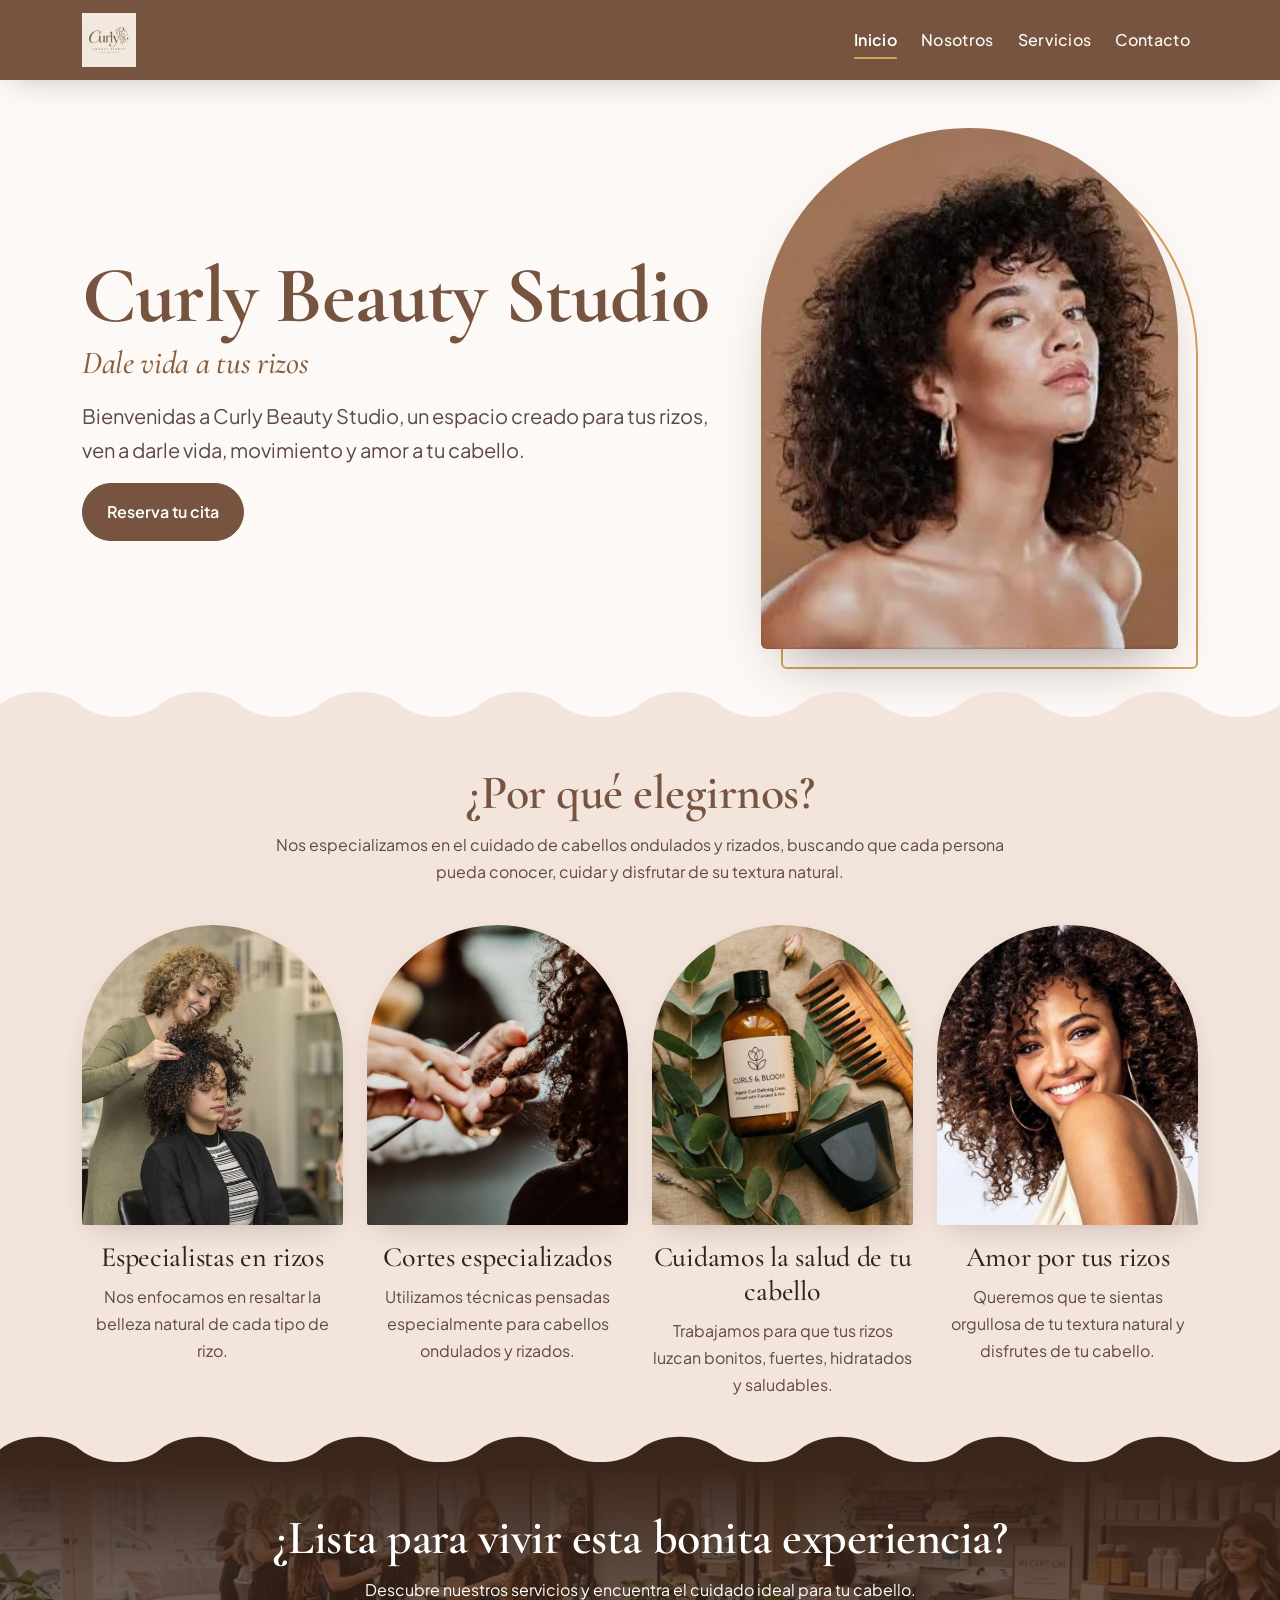
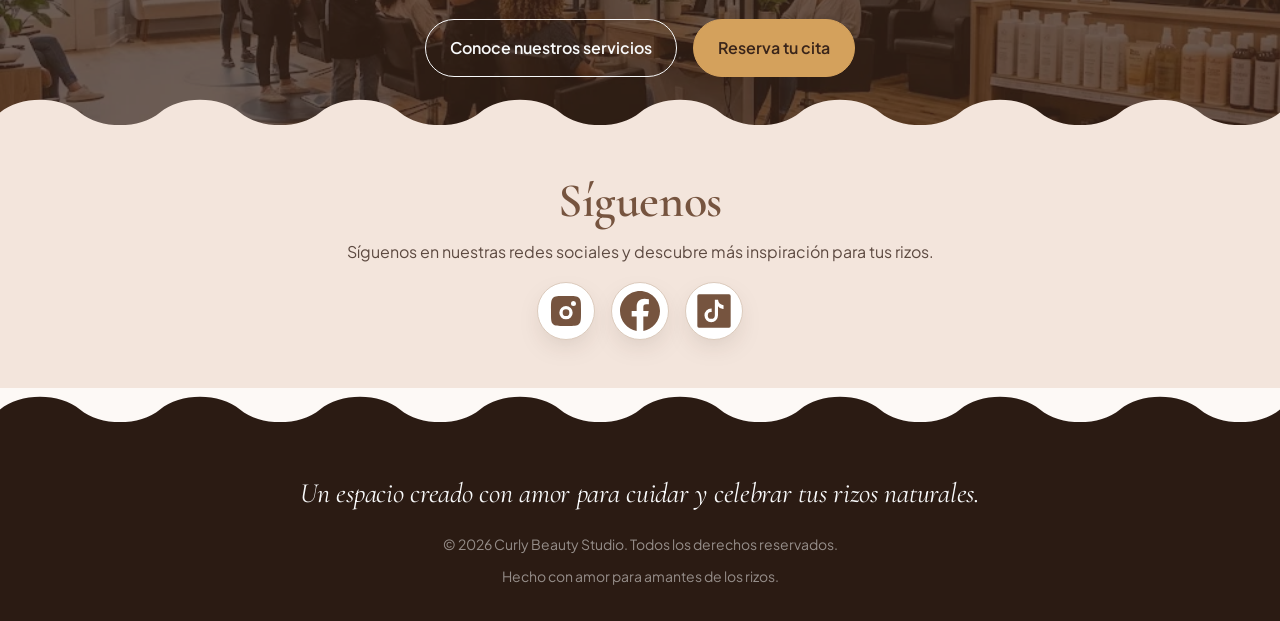
<file: index.html>
<!DOCTYPE html>
<html lang="es">
<head>
    <meta charset="UTF-8">
    <meta name="viewport" content="width=device-width, initial-scale=1.0">
    <meta name="description" content="Curly Beauty Studio: cuidado especializado para cabello ondulado y rizado en San Borja, Lima.">
    <title>Curly Beauty Studio | Cuidado especializado para tus rizos</title>

    <link rel="preconnect" href="https://fonts.googleapis.com">
    <link rel="preconnect" href="https://fonts.gstatic.com" crossorigin>
    <link href="https://fonts.googleapis.com/css2?family=Cormorant+Garamond:ital,wght@0,500;0,600;0,700;1,500;1,600&family=Plus+Jakarta+Sans:wght@400;500;600;700&display=swap" rel="stylesheet">
    <link href="https://cdn.jsdelivr.net/npm/bootstrap@5.3.3/dist/css/bootstrap.min.css" rel="stylesheet">
    <link rel="stylesheet" href="css/styles.css">
    <link rel="shortcut icon" href="img/logo_curly_beauty_studio_original.webp" type="image/webp">
</head>

<body>
    <a class="skip-link" href="#contenido">Saltar al contenido</a>

    <!-- Encabezado -->
    <header class="sticky-top">
        <nav class="navbar navbar-expand-md navbar-dark bg-primary shadow" aria-label="Navegación principal">
            <div class="container">
                <a class="navbar-brand" href="index.html">
                    <img class="img_logo" src="img/logo_curly_beauty_studio_original.webp" alt="Logo de Curly Beauty Studio">
                </a>
                <input type="checkbox" id="chkMenu" class="chk-menu" aria-label="Abrir o cerrar el menú">
                <label class="navbar-toggler" for="chkMenu" aria-hidden="true"><span class="navbar-toggler-icon"></span></label>
                <div class="collapse navbar-collapse" id="menu">
                    <ul class="navbar-nav ms-auto align-items-md-center gap-md-2">
                        <li class="nav-item"><a class="nav-link active" aria-current="page" href="index.html">Inicio</a></li>
                        <li class="nav-item"><a class="nav-link" href="nosotros.html">Nosotros</a></li>
                        <li class="nav-item"><a class="nav-link" href="servicios.html">Servicios</a></li>
                        <li class="nav-item"><a class="nav-link" href="contacto.html">Contacto</a></li>
                    </ul>
                </div>
            </div>
        </nav>
    </header>

    <main id="contenido" class="overflow-x-hidden">

        <!-- Sección 1: Bienvenida -->
        <section class="hero pt-4 pt-md-5 pb-5">
            <div class="container">
                <div class="row align-items-center g-4 g-lg-5">
                    <div class="col-md-6 col-lg-7 text-center text-md-start">
                        <h1 class="anim-subir display-1 fw-bold lh-1 mb-2">Curly Beauty Studio</h1>
                        <h2 class="fs-2 fst-italic fw-medium text-primary-emphasis anim-subir d1 mb-3">Dale vida a tus rizos</h2>
                        <p class="anim-subir d2 fs-5 mx-auto mx-md-0">
                            Bienvenidas a Curly Beauty Studio, un espacio creado para tus rizos,
                            ven a darle vida, movimiento y amor a tu cabello.
                        </p>
                        <a href="contacto.html" class="btn btn-primary rounded-pill px-4 py-3 fw-semibold pulsar anim-subir d3">Reserva tu cita</a>
                    </div>
                    <div class="col-md-6 col-lg-5">
                        <div class="hero-imagen">
                            <img src="img/hero_rizos_definidos.webp" alt="Cabello rizado saludable y definido" width="480" height="600">
                        </div>
                    </div>
                </div>
            </div>
        </section>

        <!-- Sección 2: Por qué elegirnos -->
        <section class="onda bg-body-secondary text-center py-5">
            <div class="container">
                <h2 class="display-5 fw-semibold">¿Por qué elegirnos?</h2>
                <p class="mx-auto">
                    Nos especializamos en el cuidado de cabellos ondulados y
                    rizados, buscando que cada persona pueda conocer, cuidar
                    y disfrutar de su textura natural.
                </p>

                <div class="row row-cols-1 row-cols-sm-2 row-cols-lg-4 g-4 mt-3">
                    <div class="col reveal">
                        <article class="tarjeta-beneficio">
                            <img class="w-100 object-fit-cover shadow mb-3" src="img/beneficio_especialistas_rizos.webp" alt="Especialista en atención al cliente con cabello rizado" loading="lazy">
                            <h3 class="text-body">Especialistas en rizos</h3>
                            <p>Nos enfocamos en resaltar la belleza natural de cada tipo de rizo.</p>
                        </article>
                    </div>
                    <div class="col reveal">
                        <article class="tarjeta-beneficio">
                            <img class="w-100 object-fit-cover shadow mb-3" src="img/beneficio_cortes_especializados.webp" alt="Cortes de cabello especializados" loading="lazy">
                            <h3 class="text-body">Cortes especializados</h3>
                            <p>Utilizamos técnicas pensadas especialmente para cabellos ondulados y rizados.</p>
                        </article>
                    </div>
                    <div class="col reveal">
                        <article class="tarjeta-beneficio">
                            <img class="w-100 object-fit-cover shadow mb-3" src="img/beneficio_salud_cabello.webp" alt="Cuidamos la salud de tu cabello luciendo rizos naturales" loading="lazy">
                            <h3 class="text-body">Cuidamos la salud de tu cabello</h3>
                            <p>Trabajamos para que tus rizos luzcan bonitos, fuertes, hidratados y saludables.</p>
                        </article>
                    </div>
                    <div class="col reveal">
                        <article class="tarjeta-beneficio">
                            <img class="w-100 object-fit-cover shadow mb-3" src="img/beneficio_amor_rizos.webp" alt="Amor por tus rizos" loading="lazy">
                            <h3 class="text-body">Amor por tus rizos</h3>
                            <p>Queremos que te sientas orgullosa de tu textura natural y disfrutes de tu cabello.</p>
                        </article>
                    </div>
                </div>
            </div>
        </section>

        <!-- Sección 3: Experiencia -->
        <section class="onda experiencia text-white text-center py-5">
            <div class="container">
                <h2 class="display-5 fw-semibold text-white">¿Lista para vivir esta bonita experiencia?</h2>
                <p class="mx-auto text-white">Descubre nuestros servicios y encuentra el cuidado ideal para tu cabello.</p>
                <div class="d-flex flex-column flex-sm-row gap-3 justify-content-center align-items-center">
                    <a href="servicios.html" class="btn btn-outline-light rounded-pill px-4 py-3 fw-semibold">Conoce nuestros servicios</a>
                    <a href="contacto.html" class="btn btn-warning rounded-pill px-4 py-3 fw-semibold pulsar">Reserva tu cita</a>
                </div>
            </div>
        </section>

        <!-- Sección 4: Redes sociales -->
        <section class="onda bg-body-secondary text-center py-5">
            <div class="container">
                <h2 class="display-5 fw-semibold">Síguenos</h2>
                <p class="mx-auto">Síguenos en nuestras redes sociales y descubre más inspiración para tus rizos.</p>
                <div class="iconos-redes d-flex justify-content-center gap-3 mt-3">
                    <a class="red-social d-inline-flex align-items-center justify-content-center p-2 rounded-circle bg-white text-primary border shadow text-decoration-none" href="https://www.instagram.com/" target="_blank" rel="noopener noreferrer" aria-label="Instagram">
                        <svg width="40" height="40" viewBox="0 0 2.4 2.4" fill="none" xmlns="http://www.w3.org/2000/svg" aria-hidden="true"><path fill-rule="evenodd" clip-rule="evenodd" d="M.3 1.1C.3.723.3.534.417.417S.723.3 1.1.3h.2c.377 0 .566 0 .683.117S2.1.723 2.1 1.1v.2c0 .377 0 .566-.117.683S1.677 2.1 1.3 2.1h-.2c-.377 0-.566 0-.683-.117S.3 1.677.3 1.3zM1.8.75a.15.15 0 1 1-.3 0 .15.15 0 0 1 .3 0m-.4.55a.2.2 0 1 1-.4 0 .2.2 0 0 1 .4 0m.2 0a.4.4 0 1 1-.8 0 .4.4 0 0 1 .8 0" fill="currentColor"/></svg>
                    </a>
                    <a class="red-social d-inline-flex align-items-center justify-content-center p-2 rounded-circle bg-white text-primary border shadow text-decoration-none" href="https://www.facebook.com/" target="_blank" rel="noopener noreferrer" aria-label="Facebook">
                        <svg width="40" height="40" viewBox="0 0 24 24" fill="none" xmlns="http://www.w3.org/2000/svg" aria-hidden="true"><path fill-rule="evenodd" clip-rule="evenodd" d="M0 12.067C0 18.0335 4.33333 22.9944 10 24V15.3333H7V12H10V9.33332C10 6.33332 11.9333 4.66666 14.6667 4.66666C15.5333 4.66666 16.4667 4.79999 17.3333 4.93332V7.99999H15.8C14.3333 7.99999 14 8.73332 14 9.66666V12H17.2L16.6667 15.3333H14V24C19.6667 22.9944 24 18.0335 24 12.067C24 5.43017 18.6 0 12 0C5.4 0 0 5.43017 0 12.067Z" fill="currentColor"/></svg>
                    </a>
                    <a class="red-social d-inline-flex align-items-center justify-content-center p-2 rounded-circle bg-white text-primary border shadow text-decoration-none" href="https://www.tiktok.com/" target="_blank" rel="noopener noreferrer" aria-label="TikTok">
                        <svg fill="currentColor" width="40" height="40" viewBox="0 0 24 24" xmlns="http://www.w3.org/2000/svg" aria-hidden="true"><path d="M21 2H3a1 1 0 0 0-1 1v18a1 1 0 0 0 1 1h18a1 1 0 0 0 1-1V3a1 1 0 0 0-1-1m-3.281 8.725a4 4 0 0 1-.328.017A3.57 3.57 0 0 1 14.4 9.129v5.493a4.061 4.061 0 1 1-4.06-4.06c.085 0 .167.008.251.013v2a2.067 2.067 0 1 0-.251 4.119 2.123 2.123 0 0 0 2.16-2.045l.02-9.331h1.914A3.564 3.564 0 0 0 17.719 8.5Z"/></svg>
                    </a>
                </div>
            </div>
        </section>
    </main>

    <!-- Pie de página -->
    <footer class="pie onda bg-dark text-center pt-5 pb-4">
        <div class="container">
            <p class="f-titulos fst-italic fs-3 text-light mw-100 mb-3">Un espacio creado con amor para cuidar y celebrar tus rizos naturales.</p>
            <p class="small text-white-50 mw-100 mb-2">&copy; 2026 Curly Beauty Studio. Todos los derechos reservados.</p>
            <p class="small text-white-50 mw-100 mb-2">Hecho con amor para amantes de los rizos.</p>
        </div>
    </footer>
</body>
</html>
</file>
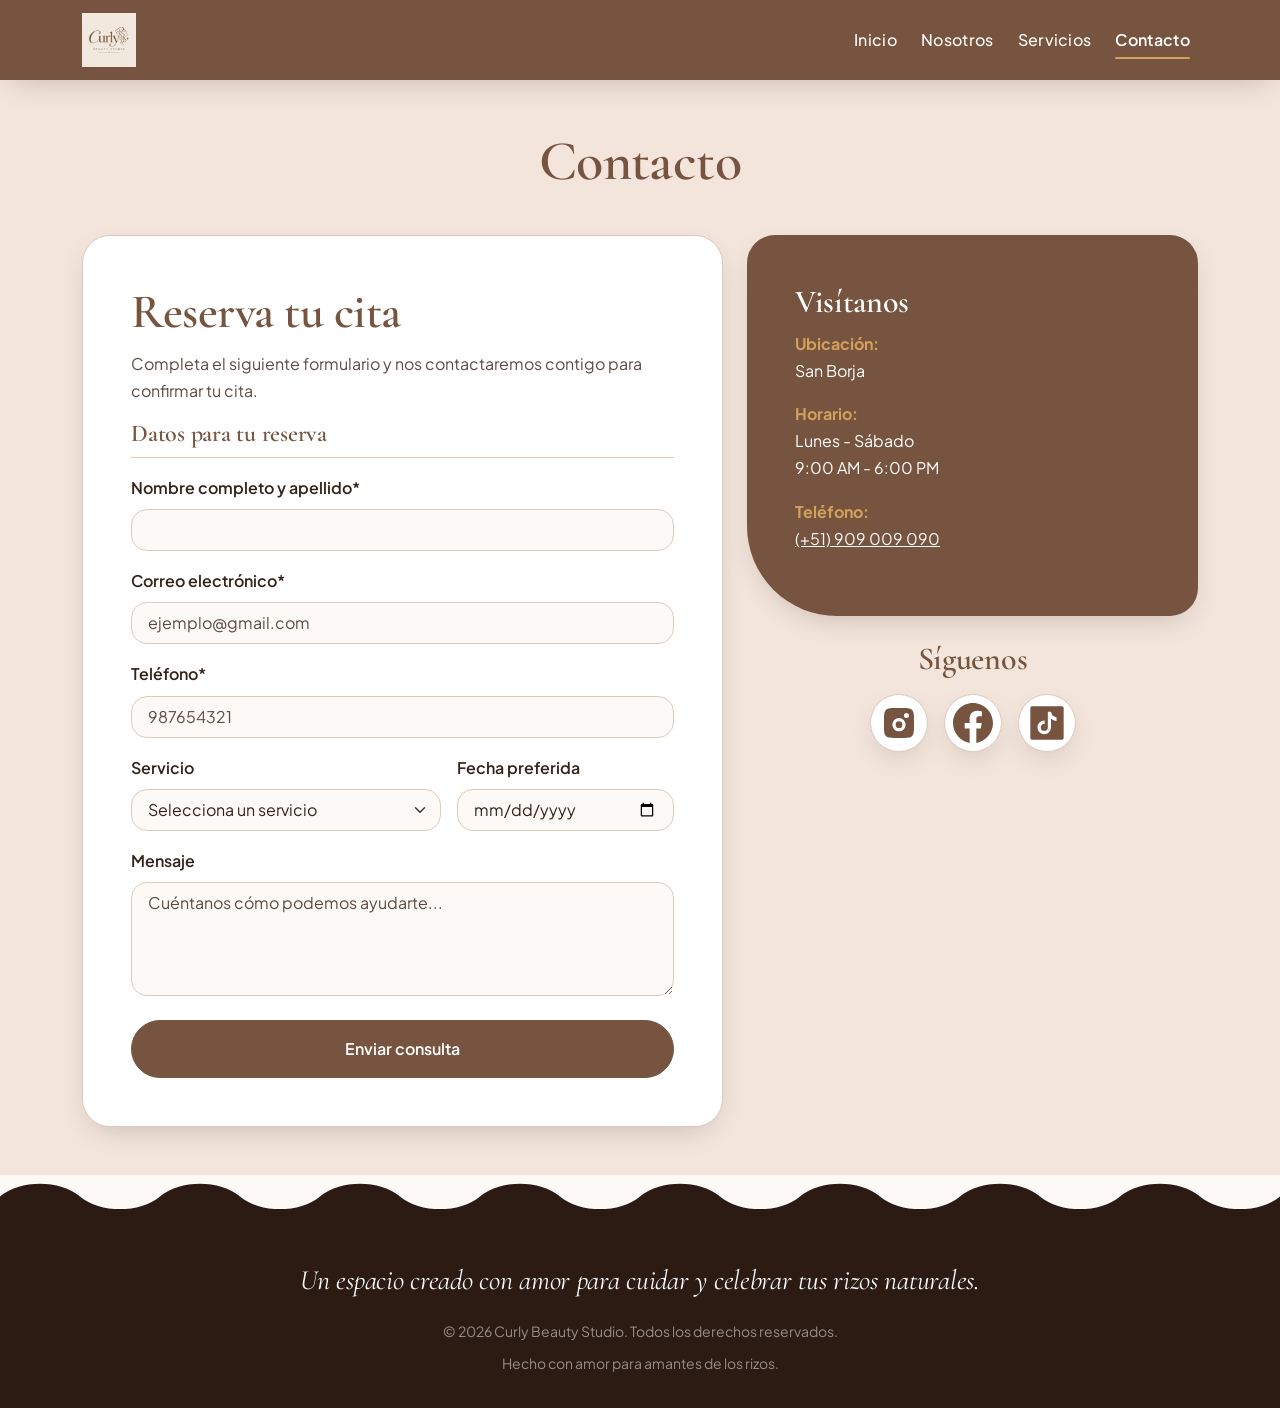
<file: contacto.html>
<!DOCTYPE html>
<html lang="es">
<head>
    <meta charset="UTF-8">
    <meta name="viewport" content="width=device-width, initial-scale=1.0">
    <meta name="description" content="Reserva tu cita en Curly Beauty Studio, San Borja. Horario y datos de contacto.">
    <title>Contacto | Curly Beauty Studio</title>

    <link rel="preconnect" href="https://fonts.googleapis.com">
    <link rel="preconnect" href="https://fonts.gstatic.com" crossorigin>
    <link href="https://fonts.googleapis.com/css2?family=Cormorant+Garamond:ital,wght@0,500;0,600;0,700;1,500;1,600&family=Plus+Jakarta+Sans:wght@400;500;600;700&display=swap" rel="stylesheet">
    <link href="https://cdn.jsdelivr.net/npm/bootstrap@5.3.3/dist/css/bootstrap.min.css" rel="stylesheet">
    <link rel="stylesheet" href="css/styles.css">
    <link rel="shortcut icon" href="img/logo_curly_beauty_studio_original.webp" type="image/webp">
</head>

<body>
    <a class="skip-link" href="#contenido">Saltar al contenido</a>

    <!-- Encabezado -->
    <header class="sticky-top">
        <nav class="navbar navbar-expand-md navbar-dark bg-primary shadow" aria-label="Navegación principal">
            <div class="container">
                <a class="navbar-brand" href="index.html">
                    <img class="img_logo" src="img/logo_curly_beauty_studio_original.webp" alt="Logo de Curly Beauty Studio">
                </a>
                <input type="checkbox" id="chkMenu" class="chk-menu" aria-label="Abrir o cerrar el menú">
                <label class="navbar-toggler" for="chkMenu" aria-hidden="true"><span class="navbar-toggler-icon"></span></label>
                <div class="collapse navbar-collapse" id="menu">
                    <ul class="navbar-nav ms-auto align-items-md-center gap-md-2">
                        <li class="nav-item"><a class="nav-link" href="index.html">Inicio</a></li>
                        <li class="nav-item"><a class="nav-link" href="nosotros.html">Nosotros</a></li>
                        <li class="nav-item"><a class="nav-link" href="servicios.html">Servicios</a></li>
                        <li class="nav-item"><a class="nav-link active" aria-current="page" href="contacto.html">Contacto</a></li>
                    </ul>
                </div>
            </div>
        </nav>
    </header>

    <main id="contenido" class="overflow-x-hidden">
        <section class="onda bg-body-secondary py-5">
            <div class="container">
                <h1 class="text-center anim-subir display-4 fw-semibold mb-3">Contacto</h1>

                <div class="row g-4 mt-2">

                    <!-- Formulario -->
                    <div class="col-lg-7 reveal">
                        <div class="bg-white border rounded-5 shadow p-4 p-md-5 text-start h-100">
                            <h2 class="display-5 fw-semibold">Reserva tu cita</h2>
                            <p>Completa el siguiente formulario y nos contactaremos contigo para confirmar tu cita.</p>

                            <div id="enviado" class="alert alert-success" role="status">
                                ¡Gracias! Recibimos tu solicitud y te contactaremos pronto para confirmar tu cita.
                            </div>

                            <form id="formReserva" action="contacto.html#enviado" method="get">
                                <fieldset>
                                    <legend class="h4 fw-semibold border-bottom pb-2 mb-3 f-titulos text-primary">Datos para tu reserva</legend>

                                    <div class="mb-3">
                                        <label for="nombre-apellido" class="form-label fw-semibold">Nombre completo y apellido*</label>
                                        <input type="text" class="form-control rounded-4 px-3 py-2" id="nombre-apellido" name="nombre-apellido" minlength="3" maxlength="50" autocomplete="name" required>
                                        <div class="invalid-feedback">Ingresa tu nombre completo (mínimo 3 caracteres).</div>
                                    </div>

                                    <div class="mb-3">
                                        <label for="correo" class="form-label fw-semibold">Correo electrónico*</label>
                                        <input type="email" class="form-control rounded-4 px-3 py-2" id="correo" name="correo" placeholder="ejemplo@gmail.com" autocomplete="email" required>
                                        <div class="invalid-feedback">Ingresa un correo electrónico válido.</div>
                                    </div>

                                    <div class="mb-3">
                                        <label for="telefono" class="form-label fw-semibold">Teléfono*</label>
                                        <input type="tel" class="form-control rounded-4 px-3 py-2" id="telefono" name="telefono" pattern="[0-9]{9}" inputmode="numeric" placeholder="987654321" autocomplete="tel" required>
                                        <div class="invalid-feedback">Ingresa un teléfono de 9 dígitos, solo números.</div>
                                    </div>

                                    <div class="row g-3 mb-3">
                                        <div class="col-sm-7">
                                            <label for="servicio" class="form-label fw-semibold">Servicio</label>
                                            <select class="form-select rounded-4 px-3 py-2" name="servicio" id="servicio">
                                                <option value="">Selecciona un servicio</option>
                                                <option value="corte">Corte y definición</option>
                                                <option value="tratamiento">Tratamiento e hidratación</option>
                                                <option value="asesoria">Asesoría de rutina personalizada</option>
                                            </select>
                                        </div>
                                        <div class="col-sm-5">
                                            <label for="fecha" class="form-label fw-semibold">Fecha preferida</label>
                                            <input type="date" class="form-control rounded-4 px-3 py-2" id="fecha" name="fecha">
                                        </div>
                                    </div>

                                    <div class="mb-4">
                                        <label for="mensaje" class="form-label fw-semibold">Mensaje</label>
                                        <textarea class="form-control rounded-4 px-3 py-2" id="mensaje" name="mensaje" rows="4" placeholder="Cuéntanos cómo podemos ayudarte..."></textarea>
                                    </div>

                                    <button type="submit" class="btn btn-primary rounded-pill px-4 py-3 fw-semibold w-100 pulsar">Enviar consulta</button>
                                </fieldset>
                            </form>
                        </div>
                    </div>

                    <!-- Información y redes -->
                    <div class="col-lg-5 reveal">
                        <section class="esq-inf bg-primary text-white shadow p-4 p-md-5 pb-3 text-start mb-4" aria-labelledby="tituloVisita">
                            <h2 id="tituloVisita" class="fs-2 fw-semibold text-white">Visítanos</h2>
                            <p class="text-white"><strong class="text-warning">Ubicación:</strong><br>San Borja</p>
                            <p class="text-white"><strong class="text-warning">Horario:</strong><br>Lunes - Sábado<br>9:00 AM - 6:00 PM</p>
                            <p class="text-white"><strong class="text-warning">Teléfono:</strong><br><a class="link-light" href="tel:+51909009090">(+51) 909 009 090</a></p>
                        </section>

                        <section class="text-center" aria-labelledby="tituloRedes">
                            <h2 id="tituloRedes" class="fs-2 fw-semibold">Síguenos</h2>
                            <div class="iconos-redes d-flex justify-content-center gap-3 mt-3">
                                <a class="red-social d-inline-flex align-items-center justify-content-center p-2 rounded-circle bg-white text-primary border shadow text-decoration-none" href="https://www.instagram.com/" target="_blank" rel="noopener noreferrer" aria-label="Instagram">
                                    <svg width="40" height="40" viewBox="0 0 2.4 2.4" fill="none" xmlns="http://www.w3.org/2000/svg" aria-hidden="true"><path fill-rule="evenodd" clip-rule="evenodd" d="M.3 1.1C.3.723.3.534.417.417S.723.3 1.1.3h.2c.377 0 .566 0 .683.117S2.1.723 2.1 1.1v.2c0 .377 0 .566-.117.683S1.677 2.1 1.3 2.1h-.2c-.377 0-.566 0-.683-.117S.3 1.677.3 1.3zM1.8.75a.15.15 0 1 1-.3 0 .15.15 0 0 1 .3 0m-.4.55a.2.2 0 1 1-.4 0 .2.2 0 0 1 .4 0m.2 0a.4.4 0 1 1-.8 0 .4.4 0 0 1 .8 0" fill="currentColor"/></svg>
                                </a>
                                <a class="red-social d-inline-flex align-items-center justify-content-center p-2 rounded-circle bg-white text-primary border shadow text-decoration-none" href="https://www.facebook.com/" target="_blank" rel="noopener noreferrer" aria-label="Facebook">
                                    <svg width="40" height="40" viewBox="0 0 24 24" fill="none" xmlns="http://www.w3.org/2000/svg" aria-hidden="true"><path fill-rule="evenodd" clip-rule="evenodd" d="M0 12.067C0 18.0335 4.33333 22.9944 10 24V15.3333H7V12H10V9.33332C10 6.33332 11.9333 4.66666 14.6667 4.66666C15.5333 4.66666 16.4667 4.79999 17.3333 4.93332V7.99999H15.8C14.3333 7.99999 14 8.73332 14 9.66666V12H17.2L16.6667 15.3333H14V24C19.6667 22.9944 24 18.0335 24 12.067C24 5.43017 18.6 0 12 0C5.4 0 0 5.43017 0 12.067Z" fill="currentColor"/></svg>
                                </a>
                                <a class="red-social d-inline-flex align-items-center justify-content-center p-2 rounded-circle bg-white text-primary border shadow text-decoration-none" href="https://www.tiktok.com/" target="_blank" rel="noopener noreferrer" aria-label="TikTok">
                                    <svg fill="currentColor" width="40" height="40" viewBox="0 0 24 24" xmlns="http://www.w3.org/2000/svg" aria-hidden="true"><path d="M21 2H3a1 1 0 0 0-1 1v18a1 1 0 0 0 1 1h18a1 1 0 0 0 1-1V3a1 1 0 0 0-1-1m-3.281 8.725a4 4 0 0 1-.328.017A3.57 3.57 0 0 1 14.4 9.129v5.493a4.061 4.061 0 1 1-4.06-4.06c.085 0 .167.008.251.013v2a2.067 2.067 0 1 0-.251 4.119 2.123 2.123 0 0 0 2.16-2.045l.02-9.331h1.914A3.564 3.564 0 0 0 17.719 8.5Z"/></svg>
                                </a>
                            </div>
                        </section>
                    </div>
                </div>
            </div>
        </section>
    </main>

    <!-- Pie de página -->
    <footer class="pie onda bg-dark text-center pt-5 pb-4">
        <div class="container">
            <p class="f-titulos fst-italic fs-3 text-light mw-100 mb-3">Un espacio creado con amor para cuidar y celebrar tus rizos naturales.</p>
            <p class="small text-white-50 mw-100 mb-2">&copy; 2026 Curly Beauty Studio. Todos los derechos reservados.</p>
            <p class="small text-white-50 mw-100 mb-2">Hecho con amor para amantes de los rizos.</p>
        </div>
    </footer>
</body>
</html>
</file>
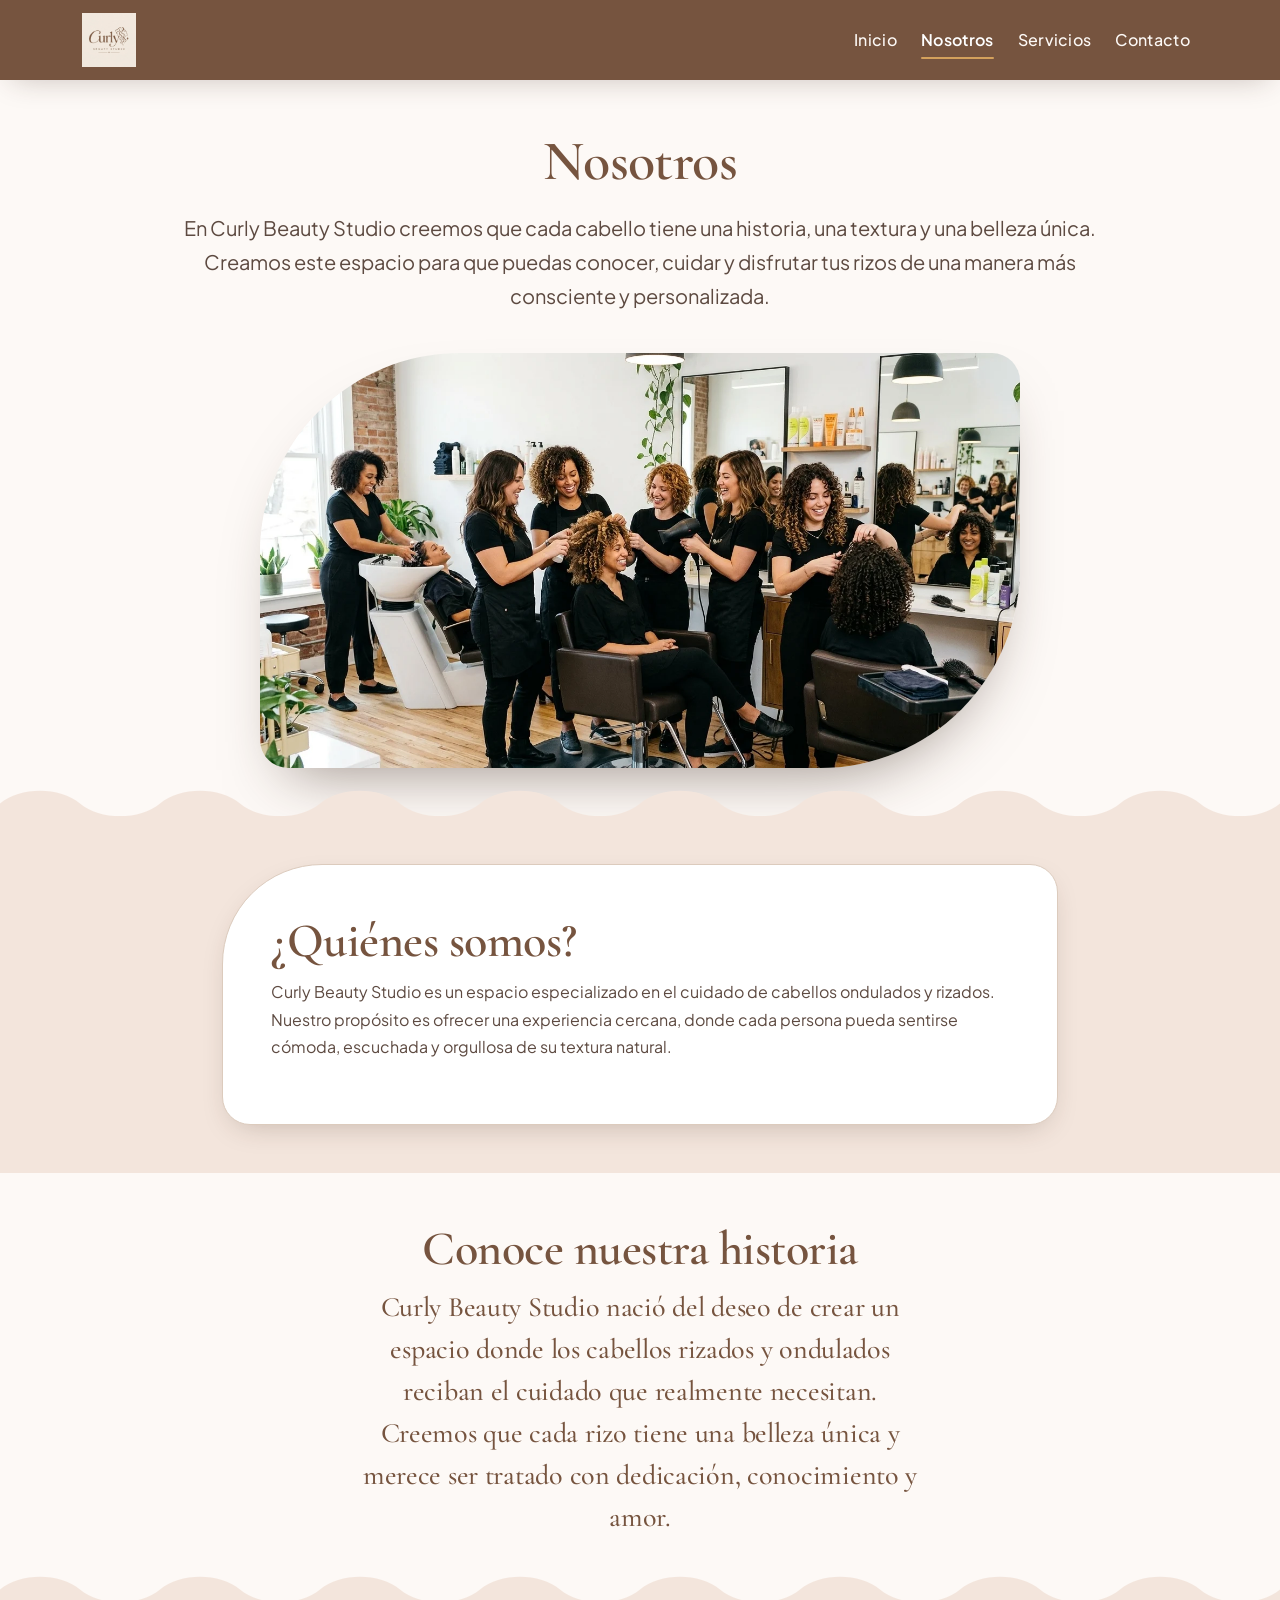
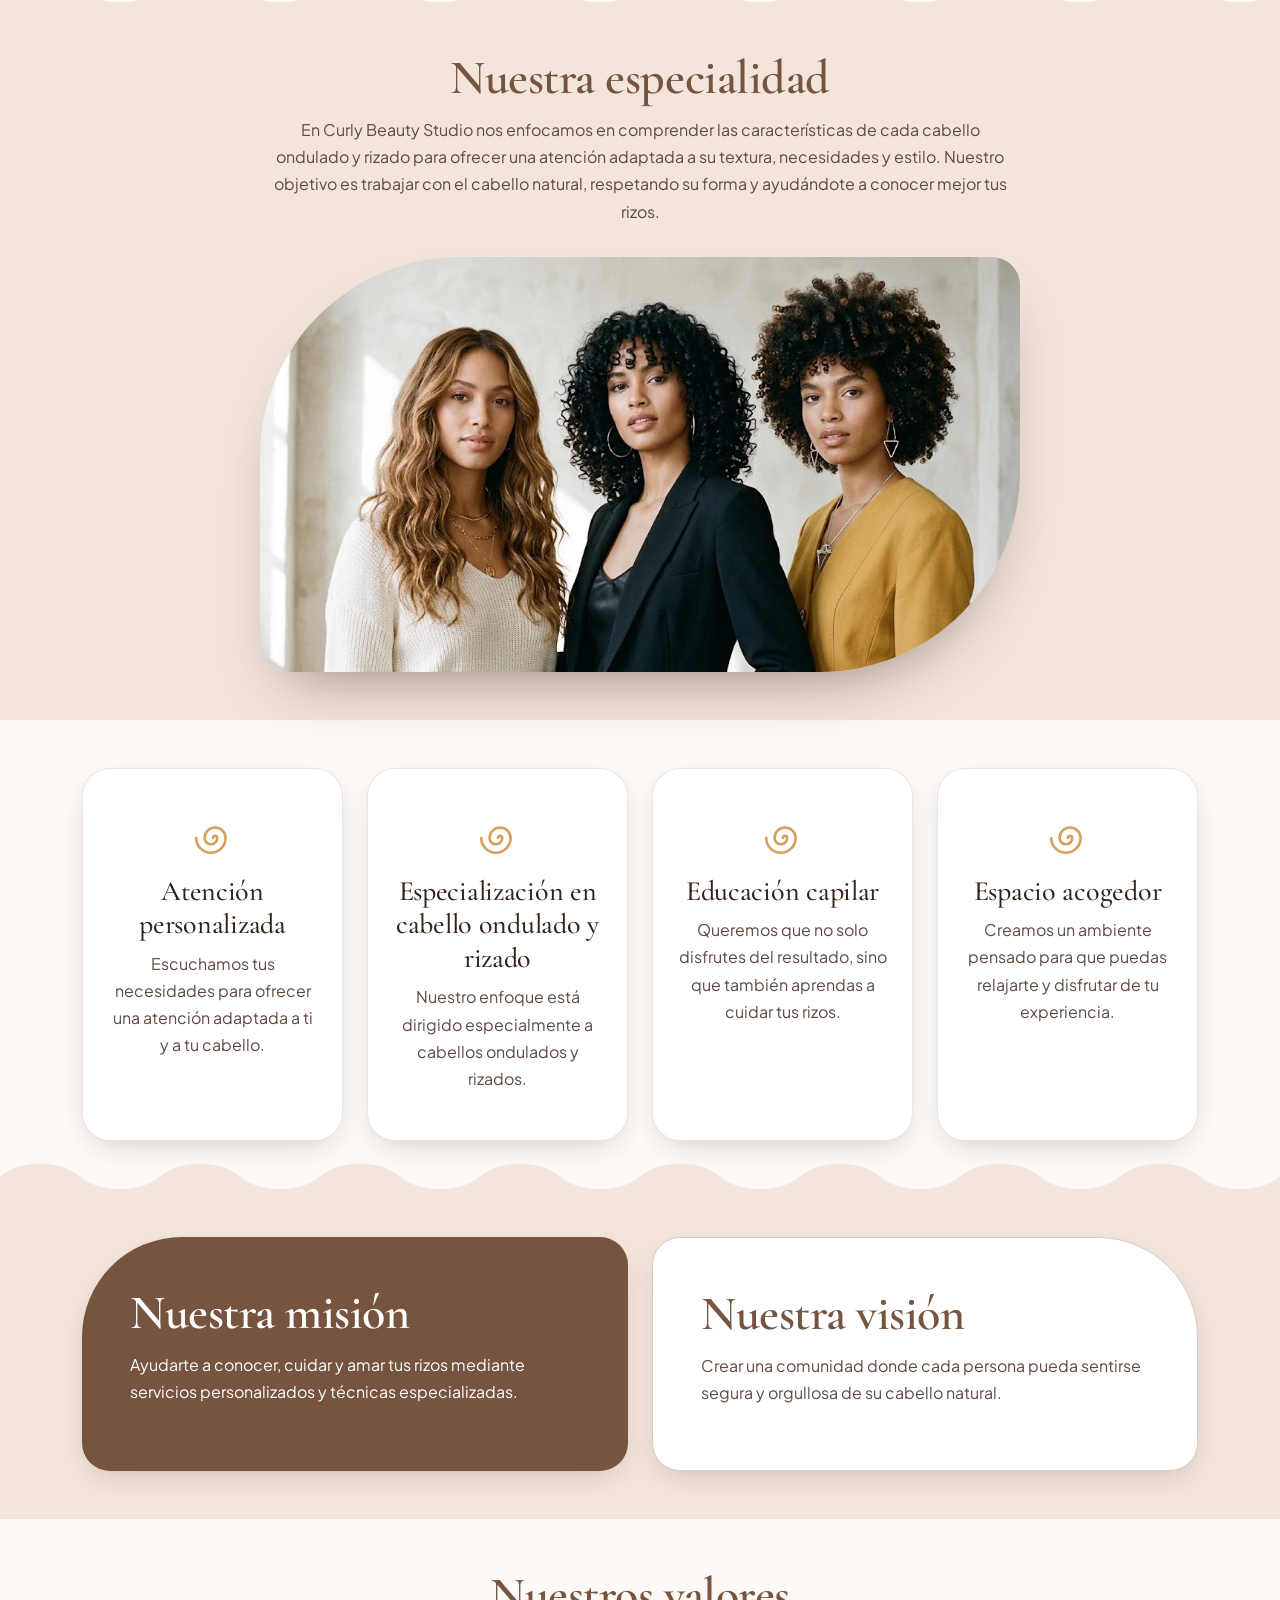
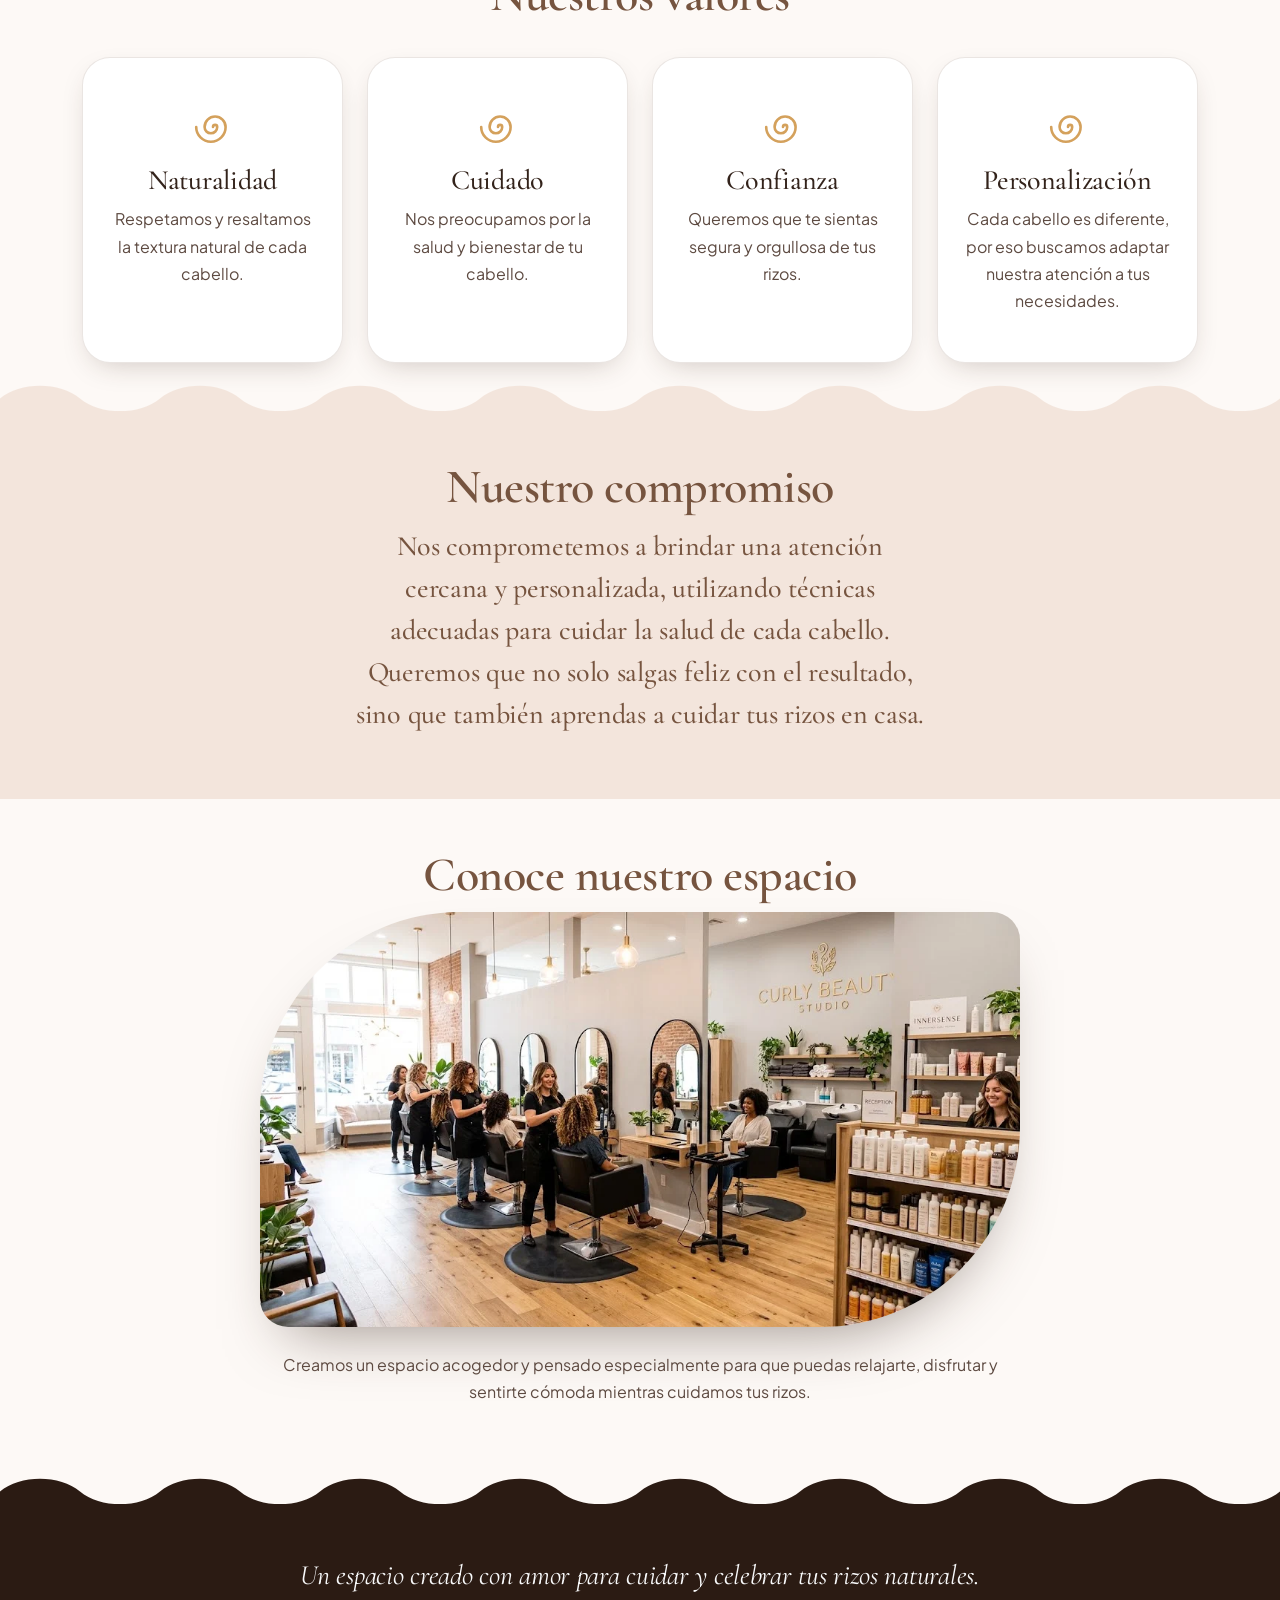
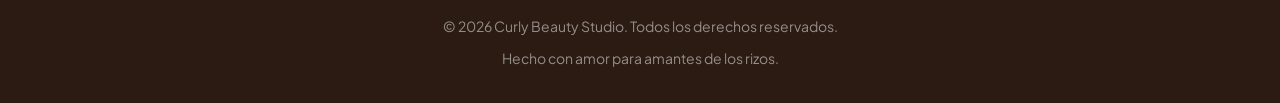
<file: nosotros.html>
<!DOCTYPE html>
<html lang="es">
<head>
    <meta charset="UTF-8">
    <meta name="viewport" content="width=device-width, initial-scale=1.0">
    <meta name="description" content="Conoce la historia, misión, visión y valores de Curly Beauty Studio.">
    <title>Nosotros | Curly Beauty Studio</title>
    <link rel="preconnect" href="https://fonts.googleapis.com">
    <link rel="preconnect" href="https://fonts.gstatic.com" crossorigin>
    <link href="https://fonts.googleapis.com/css2?family=Cormorant+Garamond:ital,wght@0,500;0,600;0,700;1,500;1,600&family=Plus+Jakarta+Sans:wght@400;500;600;700&display=swap" rel="stylesheet">
    <link href="https://cdn.jsdelivr.net/npm/bootstrap@5.3.3/dist/css/bootstrap.min.css" rel="stylesheet">
    <link rel="stylesheet" href="css/styles.css">
    <link rel="shortcut icon" href="img/logo_curly_beauty_studio_original.webp" type="image/webp">
</head>

<body>
    <a class="skip-link" href="#contenido">Saltar al contenido</a>

    <!-- Encabezado -->
    <header class="sticky-top">
        <nav class="navbar navbar-expand-md navbar-dark bg-primary shadow" aria-label="Navegación principal">
            <div class="container">
                <a class="navbar-brand" href="index.html">
                    <img class="img_logo" src="img/logo_curly_beauty_studio_original.webp" alt="Logo de Curly Beauty Studio">
                </a>
                <input type="checkbox" id="chkMenu" class="chk-menu" aria-label="Abrir o cerrar el menú">
                <label class="navbar-toggler" for="chkMenu" aria-hidden="true"><span class="navbar-toggler-icon"></span></label>
                <div class="collapse navbar-collapse" id="menu">
                    <ul class="navbar-nav ms-auto align-items-md-center gap-md-2">
                        <li class="nav-item"><a class="nav-link" href="index.html">Inicio</a></li>
                        <li class="nav-item"><a class="nav-link active" aria-current="page" href="nosotros.html">Nosotros</a></li>
                        <li class="nav-item"><a class="nav-link" href="servicios.html">Servicios</a></li>
                        <li class="nav-item"><a class="nav-link" href="contacto.html">Contacto</a></li>
                    </ul>
                </div>
            </div>
        </nav>
    </header>

    <main id="contenido" class="overflow-x-hidden">

        <!-- Sección 1: Nosotros -->
        <section class="text-center py-5">
            <div class="container d-flex flex-column align-items-center">
                <h1 class="anim-subir display-4 fw-semibold mb-3">Nosotros</h1>
                <p class="fs-5 anim-subir d1 mx-auto">
                    En Curly Beauty Studio creemos que cada cabello tiene una
                    historia, una textura y una belleza única. Creamos este espacio
                    para que puedas conocer, cuidar y disfrutar tus rizos de una
                    manera más consciente y personalizada.
                </p>
                <img class="img-hoja w-100 shadow-lg mt-4 anim-subir d2" src="img/nosotros_nuestro_equipo.webp" alt="Nuestro equipo trabajando">
            </div>
        </section>

        <!-- Sección 2: ¿Quiénes somos? -->
        <section class="onda bg-body-secondary py-5">
            <div class="container contenedor-estrecho">
                <div class="reveal esq-izq bg-white border shadow p-4 p-md-5 text-start h-100">
                    <h2 class="display-5 fw-semibold">¿Quiénes somos?</h2>
                    <p>
                        Curly Beauty Studio es un espacio especializado en el
                        cuidado de cabellos ondulados y rizados. Nuestro propósito
                        es ofrecer una experiencia cercana, donde cada persona
                        pueda sentirse cómoda, escuchada y orgullosa de su textura
                        natural.
                    </p>
                </div>
            </div>
        </section>

        <!-- Sección 3: Historia -->
        <section class="text-center py-5">
            <div class="container">
                <h2 class="display-5 fw-semibold">Conoce nuestra historia</h2>
                <p class="texto-editorial f-titulos fw-medium fs-3 lh-base text-primary mx-auto">
                    Curly Beauty Studio nació del deseo de crear un espacio donde los
                    cabellos rizados y ondulados reciban el cuidado que realmente
                    necesitan. Creemos que cada rizo tiene una belleza única y merece
                    ser tratado con dedicación, conocimiento y amor.
                </p>
            </div>
        </section>

        <!-- Sección 4: Especialidad -->
        <section class="onda bg-body-secondary text-center py-5">
            <div class="container d-flex flex-column align-items-center">
                <h2 class="display-5 fw-semibold">Nuestra especialidad</h2>
                <p class="mx-auto">
                    En Curly Beauty Studio nos enfocamos en comprender las características
                    de cada cabello ondulado y rizado para ofrecer una atención adaptada a
                    su textura, necesidades y estilo. Nuestro objetivo es trabajar con el
                    cabello natural, respetando su forma y ayudándote a conocer mejor tus rizos.
                </p>
                <img class="img-hoja w-100 shadow-lg mt-3" src="img/especialistas_rizos_ondas.webp" alt="Especialistas en rizos, ondas y rulos" loading="lazy">
            </div>
        </section>

        <!-- Sección 5: Lo que nos hace diferentes -->
        <section class="text-center py-5">
            <div class="container">
                <h2 class="visually-hidden">Lo que nos hace diferentes</h2>
                <div class="row row-cols-1 row-cols-sm-2 row-cols-lg-4 g-4">
                    <div class="col reveal">
                        <article class="card tarjeta-rizo h-100 bg-white rounded-5 shadow">
                            <div class="card-body d-flex flex-column align-items-center py-5 px-4">
                                <h3 class="text-body">Atención personalizada</h3>
                                <p>Escuchamos tus necesidades para ofrecer una atención adaptada a ti y a tu cabello.</p>
                            </div>
                        </article>
                    </div>
                    <div class="col reveal">
                        <article class="card tarjeta-rizo h-100 bg-white rounded-5 shadow">
                            <div class="card-body d-flex flex-column align-items-center py-5 px-4">
                                <h3 class="text-body">Especialización en cabello ondulado y rizado</h3>
                                <p>Nuestro enfoque está dirigido especialmente a cabellos ondulados y rizados.</p>
                            </div>
                        </article>
                    </div>
                    <div class="col reveal">
                        <article class="card tarjeta-rizo h-100 bg-white rounded-5 shadow">
                            <div class="card-body d-flex flex-column align-items-center py-5 px-4">
                                <h3 class="text-body">Educación capilar</h3>
                                <p>Queremos que no solo disfrutes del resultado, sino que también aprendas a cuidar tus rizos.</p>
                            </div>
                        </article>
                    </div>
                    <div class="col reveal">
                        <article class="card tarjeta-rizo h-100 bg-white rounded-5 shadow">
                            <div class="card-body d-flex flex-column align-items-center py-5 px-4">
                                <h3 class="text-body">Espacio acogedor</h3>
                                <p>Creamos un ambiente pensado para que puedas relajarte y disfrutar de tu experiencia.</p>
                            </div>
                        </article>
                    </div>
                </div>
            </div>
        </section>

        <!-- Sección 6: Misión y visión -->
        <section class="onda bg-body-secondary py-5">
            <div class="container">
                <div class="row g-4">
                    <div class="col-md-6 reveal">
                        <div class="esq-izq bg-primary text-white shadow p-4 p-md-5 text-start h-100">
                            <h2 class="display-5 fw-semibold text-white">Nuestra misión</h2>
                            <p class="text-white">Ayudarte a conocer, cuidar y amar tus rizos mediante servicios personalizados y técnicas especializadas.</p>
                        </div>
                    </div>
                    <div class="col-md-6 reveal">
                        <div class="esq-der bg-white border shadow p-4 p-md-5 text-start h-100">
                            <h2 class="display-5 fw-semibold">Nuestra visión</h2>
                            <p>Crear una comunidad donde cada persona pueda sentirse segura y orgullosa de su cabello natural.</p>
                        </div>
                    </div>
                </div>
            </div>
        </section>

        <!-- Sección 7: Valores -->
        <section class="text-center py-5">
            <div class="container">
                <h2 class="display-5 fw-semibold">Nuestros valores</h2>
                <div class="row row-cols-1 row-cols-sm-2 row-cols-lg-4 g-4 mt-2">
                    <div class="col reveal">
                        <article class="card tarjeta-rizo h-100 bg-white rounded-5 shadow">
                            <div class="card-body d-flex flex-column align-items-center py-5 px-4">
                                <h3 class="text-body">Naturalidad</h3>
                                <p>Respetamos y resaltamos la textura natural de cada cabello.</p>
                            </div>
                        </article>
                    </div>
                    <div class="col reveal">
                        <article class="card tarjeta-rizo h-100 bg-white rounded-5 shadow">
                            <div class="card-body d-flex flex-column align-items-center py-5 px-4">
                                <h3 class="text-body">Cuidado</h3>
                                <p>Nos preocupamos por la salud y bienestar de tu cabello.</p>
                            </div>
                        </article>
                    </div>
                    <div class="col reveal">
                        <article class="card tarjeta-rizo h-100 bg-white rounded-5 shadow">
                            <div class="card-body d-flex flex-column align-items-center py-5 px-4">
                                <h3 class="text-body">Confianza</h3>
                                <p>Queremos que te sientas segura y orgullosa de tus rizos.</p>
                            </div>
                        </article>
                    </div>
                    <div class="col reveal">
                        <article class="card tarjeta-rizo h-100 bg-white rounded-5 shadow">
                            <div class="card-body d-flex flex-column align-items-center py-5 px-4">
                                <h3 class="text-body">Personalización</h3>
                                <p>Cada cabello es diferente, por eso buscamos adaptar nuestra atención a tus necesidades.</p>
                            </div>
                        </article>
                    </div>
                </div>
            </div>
        </section>

        <!-- Sección 8: Compromiso -->
        <section class="onda bg-body-secondary text-center py-5">
            <div class="container">
                <h2 class="display-5 fw-semibold">Nuestro compromiso</h2>
                <p class="texto-editorial f-titulos fw-medium fs-3 lh-base text-primary mx-auto">
                    Nos comprometemos a brindar una atención cercana y personalizada,
                    utilizando técnicas adecuadas para cuidar la salud de cada cabello.
                    Queremos que no solo salgas feliz con el resultado, sino que también
                    aprendas a cuidar tus rizos en casa.
                </p>
            </div>
        </section>

        <!-- Sección 9: Nuestro espacio -->
        <section class="text-center py-5">
            <div class="container d-flex flex-column align-items-center">
                <h2 class="display-5 fw-semibold">Conoce nuestro espacio</h2>
                <img class="img-hoja w-100 shadow-lg mb-4" src="img/nuestro_espacio_salon.webp" alt="Interior de Curly Beauty Studio" loading="lazy">
                <p class="mx-auto">
                    Creamos un espacio acogedor y pensado especialmente para que puedas
                    relajarte, disfrutar y sentirte cómoda mientras cuidamos tus rizos.
                </p>
            </div>
        </section>
    </main>

    <!-- Pie de página -->
    <footer class="pie onda bg-dark text-center pt-5 pb-4">
        <div class="container">
            <p class="f-titulos fst-italic fs-3 text-light mw-100 mb-3">Un espacio creado con amor para cuidar y celebrar tus rizos naturales.</p>
            <p class="small text-white-50 mw-100 mb-2">&copy; 2026 Curly Beauty Studio. Todos los derechos reservados.</p>
            <p class="small text-white-50 mw-100 mb-2">Hecho con amor para amantes de los rizos.</p>
        </div>
    </footer>
</body>
</html>
</file>
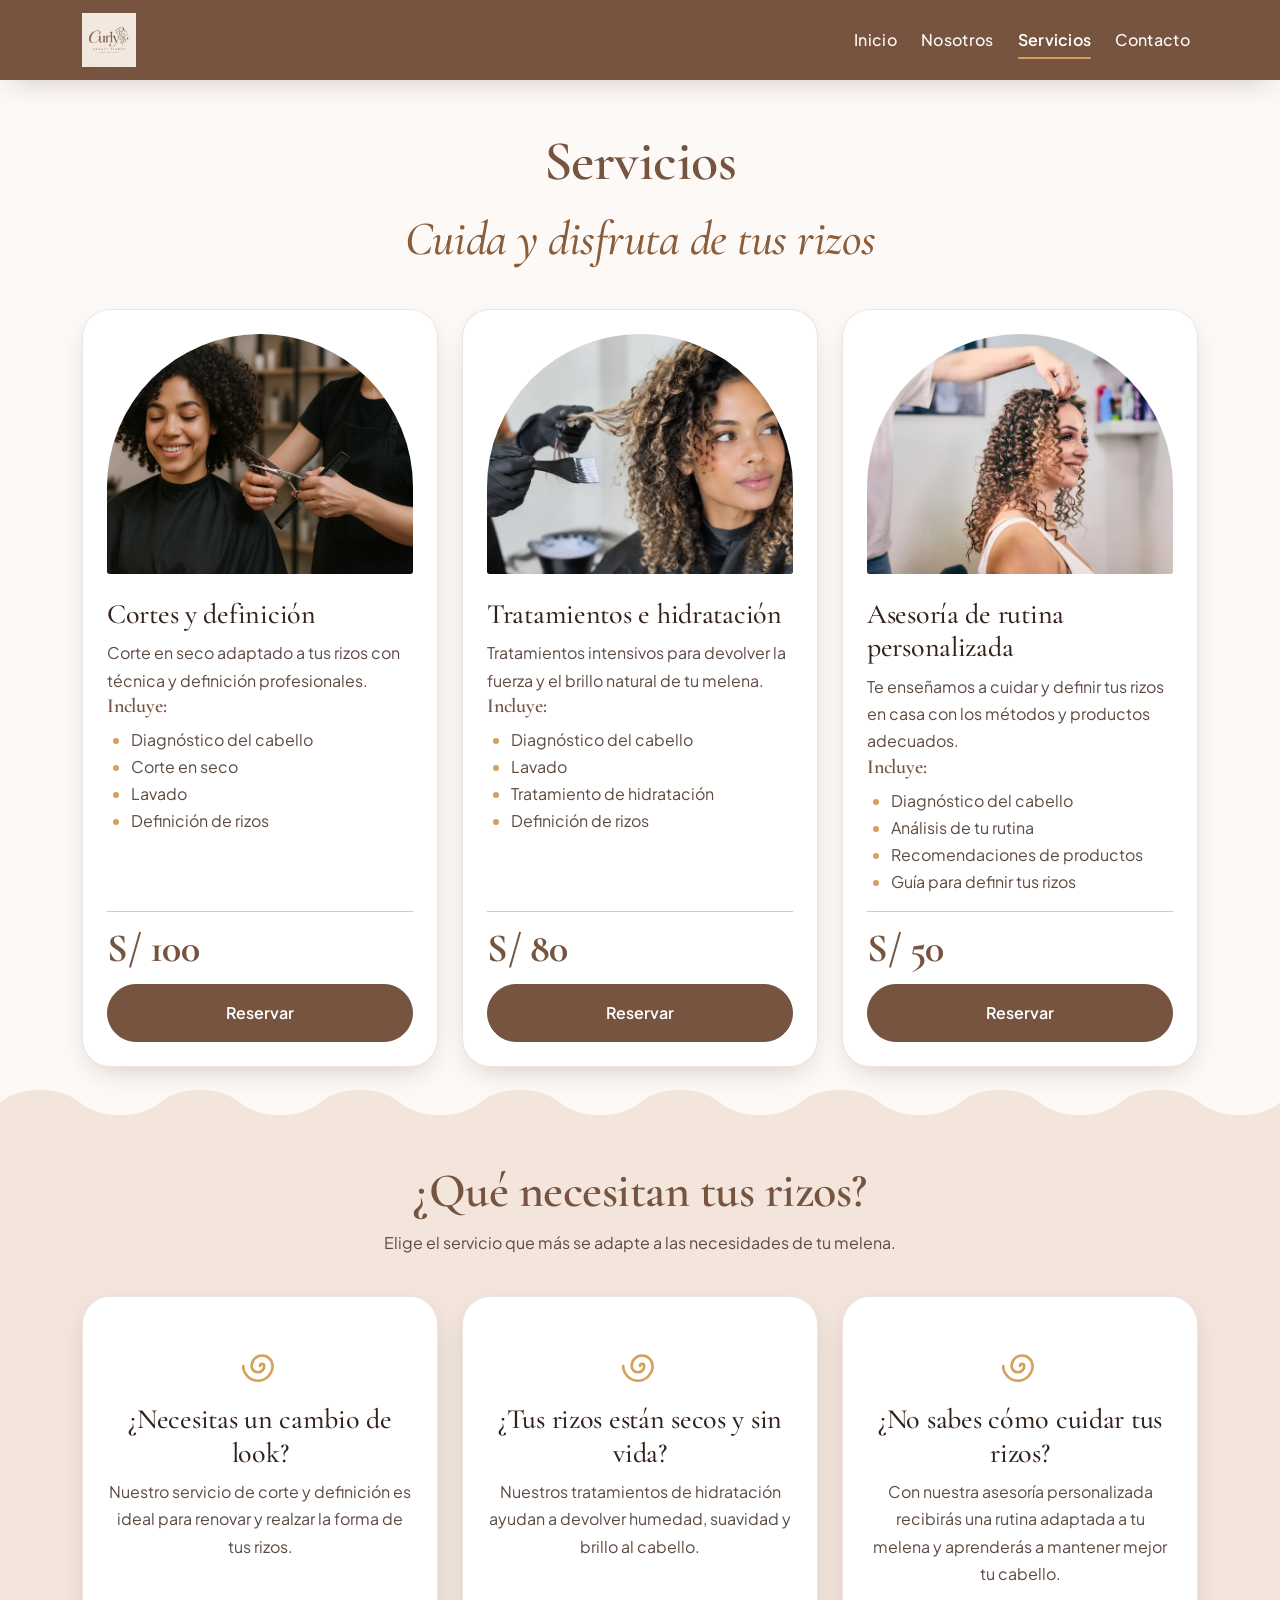
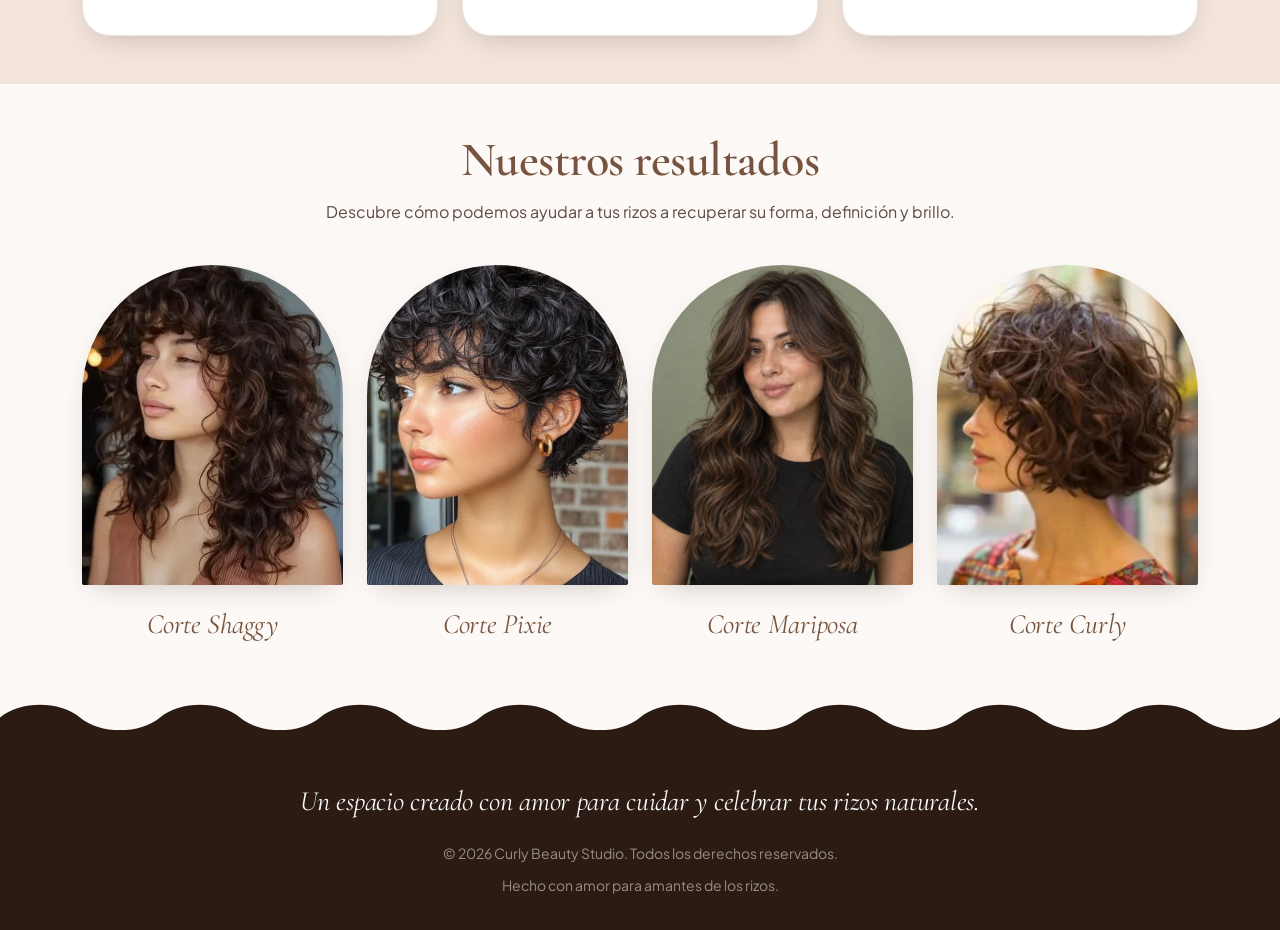
<file: servicios.html>
<!DOCTYPE html>
<html lang="es">
<head>
    <meta charset="UTF-8">
    <meta name="viewport" content="width=device-width, initial-scale=1.0">
    <meta name="description" content="Servicios de Curly Beauty Studio: cortes y definición, tratamientos de hidratación y asesoría de rutina.">
    <title>Servicios | Curly Beauty Studio</title>
    <link rel="preconnect" href="https://fonts.googleapis.com">
    <link rel="preconnect" href="https://fonts.gstatic.com" crossorigin>
    <link href="https://fonts.googleapis.com/css2?family=Cormorant+Garamond:ital,wght@0,500;0,600;0,700;1,500;1,600&family=Plus+Jakarta+Sans:wght@400;500;600;700&display=swap" rel="stylesheet">
    <link href="https://cdn.jsdelivr.net/npm/bootstrap@5.3.3/dist/css/bootstrap.min.css" rel="stylesheet">
    <link rel="stylesheet" href="css/styles.css">
    <link rel="shortcut icon" href="img/logo_curly_beauty_studio_original.webp" type="image/webp">
</head>

<body>
    <a class="skip-link" href="#contenido">Saltar al contenido</a>

    <!-- Encabezado -->
    <header class="sticky-top">
        <nav class="navbar navbar-expand-md navbar-dark bg-primary shadow" aria-label="Navegación principal">
            <div class="container">
                <a class="navbar-brand" href="index.html">
                    <img class="img_logo" src="img/logo_curly_beauty_studio_original.webp" alt="Logo de Curly Beauty Studio">
                </a>
                <input type="checkbox" id="chkMenu" class="chk-menu" aria-label="Abrir o cerrar el menú">
                <label class="navbar-toggler" for="chkMenu" aria-hidden="true"><span class="navbar-toggler-icon"></span></label>
                <div class="collapse navbar-collapse" id="menu">
                    <ul class="navbar-nav ms-auto align-items-md-center gap-md-2">
                        <li class="nav-item"><a class="nav-link" href="index.html">Inicio</a></li>
                        <li class="nav-item"><a class="nav-link" href="nosotros.html">Nosotros</a></li>
                        <li class="nav-item"><a class="nav-link active" aria-current="page" href="servicios.html">Servicios</a></li>
                        <li class="nav-item"><a class="nav-link" href="contacto.html">Contacto</a></li>
                    </ul>
                </div>
            </div>
        </nav>
    </header>

    <main id="contenido" class="overflow-x-hidden">

        <!-- Sección 1: Servicios -->
        <section class="text-center py-5">
            <div class="container">
                <h1 class="anim-subir display-4 fw-semibold mb-3">Servicios</h1>
                <h2 class="display-5 fst-italic fw-medium text-primary-emphasis anim-subir d1">Cuida y disfruta de tus rizos</h2>

                <div class="row row-cols-1 row-cols-md-2 row-cols-lg-3 g-4 mt-3">

                    <div class="col reveal">
                        <article class="card tarjeta-servicio h-100 bg-white rounded-5 shadow text-start">
                            <div class="card-body d-flex flex-column p-4">
                                <img src="img/servicios_corte_definicion.webp" alt="Corte adaptado a tus rizos" class="mb-4 w-100 object-fit-cover" loading="lazy">
                                <h3 class="text-body">Cortes y definición</h3>
                                <p>Corte en seco adaptado a tus rizos con técnica y definición profesionales.</p>
                                <h4 class="fs-5 fw-semibold">Incluye:</h4>
                                <ul class="ps-4 text-body-secondary">
                                    <li>Diagnóstico del cabello</li>
                                    <li>Corte en seco</li>
                                    <li>Lavado</li>
                                    <li>Definición de rizos</li>
                                </ul>
                                <p class="precio f-titulos fw-bold fs-1 lh-1 text-primary border-top pt-3 mt-auto mb-3 mw-100">S/ 100</p>
                                <a href="contacto.html" class="btn btn-primary rounded-pill px-4 py-3 fw-semibold w-100">Reservar</a>
                            </div>
                        </article>
                    </div>

                    <div class="col reveal">
                        <article class="card tarjeta-servicio h-100 bg-white rounded-5 shadow text-start">
                            <div class="card-body d-flex flex-column p-4">
                                <img src="img/servicios_tratamiento_hidratacion.webp" alt="Tratamiento e hidratación para rizos y ondas" class="mb-4 w-100 object-fit-cover" loading="lazy">
                                <h3 class="text-body">Tratamientos e hidratación</h3>
                                <p>Tratamientos intensivos para devolver la fuerza y el brillo natural de tu melena.</p>
                                <h4 class="fs-5 fw-semibold">Incluye:</h4>
                                <ul class="ps-4 text-body-secondary">
                                    <li>Diagnóstico del cabello</li>
                                    <li>Lavado</li>
                                    <li>Tratamiento de hidratación</li>
                                    <li>Definición de rizos</li>
                                </ul>
                                <p class="precio f-titulos fw-bold fs-1 lh-1 text-primary border-top pt-3 mt-auto mb-3 mw-100">S/ 80</p>
                                <a href="contacto.html" class="btn btn-primary rounded-pill px-4 py-3 fw-semibold w-100">Reservar</a>
                            </div>
                        </article>
                    </div>

                    <div class="col reveal">
                        <article class="card tarjeta-servicio h-100 bg-white rounded-5 shadow text-start">
                            <div class="card-body d-flex flex-column p-4">
                                <img src="img/servicios_asesoria_personalizada.webp" alt="Asesoría personalizada de cuidado y definición de rizos" class="mb-4 w-100 object-fit-cover" loading="lazy">
                                <h3 class="text-body">Asesoría de rutina personalizada</h3>
                                <p>Te enseñamos a cuidar y definir tus rizos en casa con los métodos y productos adecuados.</p>
                                <h4 class="fs-5 fw-semibold">Incluye:</h4>
                                <ul class="ps-4 text-body-secondary">
                                    <li>Diagnóstico del cabello</li>
                                    <li>Análisis de tu rutina</li>
                                    <li>Recomendaciones de productos</li>
                                    <li>Guía para definir tus rizos</li>
                                </ul>
                                <p class="precio f-titulos fw-bold fs-1 lh-1 text-primary border-top pt-3 mt-auto mb-3 mw-100">S/ 50</p>
                                <a href="contacto.html" class="btn btn-primary rounded-pill px-4 py-3 fw-semibold w-100">Reservar</a>
                            </div>
                        </article>
                    </div>
                </div>
            </div>
        </section>

        <!-- Sección 2: Según tus necesidades -->
        <section class="onda bg-body-secondary text-center py-5">
            <div class="container">
                <h2 class="display-5 fw-semibold">¿Qué necesitan tus rizos?</h2>
                <p class="mx-auto">Elige el servicio que más se adapte a las necesidades de tu melena.</p>

                <div class="row row-cols-1 row-cols-md-3 g-4 mt-3">
                    <div class="col reveal">
                        <article class="card tarjeta-rizo h-100 bg-white rounded-5 shadow">
                            <div class="card-body d-flex flex-column align-items-center py-5 px-4">
                                <h3 class="text-body">¿Necesitas un cambio de look?</h3>
                                <p>Nuestro servicio de corte y definición es ideal para renovar y realzar la forma de tus rizos.</p>
                            </div>
                        </article>
                    </div>
                    <div class="col reveal">
                        <article class="card tarjeta-rizo h-100 bg-white rounded-5 shadow">
                            <div class="card-body d-flex flex-column align-items-center py-5 px-4">
                                <h3 class="text-body">¿Tus rizos están secos y sin vida?</h3>
                                <p>Nuestros tratamientos de hidratación ayudan a devolver humedad, suavidad y brillo al cabello.</p>
                            </div>
                        </article>
                    </div>
                    <div class="col reveal">
                        <article class="card tarjeta-rizo h-100 bg-white rounded-5 shadow">
                            <div class="card-body d-flex flex-column align-items-center py-5 px-4">
                                <h3 class="text-body">¿No sabes cómo cuidar tus rizos?</h3>
                                <p>Con nuestra asesoría personalizada recibirás una rutina adaptada a tu melena y aprenderás a mantener mejor tu cabello.</p>
                            </div>
                        </article>
                    </div>
                </div>
            </div>
        </section>

        <!-- Sección 3: Galería de resultados -->
        <section class="text-center py-5">
            <div class="container">
                <h2 class="display-5 fw-semibold">Nuestros resultados</h2>
                <p class="mx-auto">Descubre cómo podemos ayudar a tus rizos a recuperar su forma, definición y brillo.</p>

                <div class="row row-cols-1 row-cols-sm-2 row-cols-lg-4 g-4 mt-3">
                    <div class="col reveal">
                        <figure class="tarjeta-corte mb-0">
                            <img class="w-100 object-fit-cover shadow" src="img/resultado_corte_shaggy.webp" alt="Corte shaggy en capas con flequillo rizado" loading="lazy">
                            <figcaption class="f-titulos fst-italic fs-3 text-primary mt-3">Corte Shaggy</figcaption>
                        </figure>
                    </div>
                    <div class="col reveal">
                        <figure class="tarjeta-corte mb-0">
                            <img class="w-100 object-fit-cover shadow" src="img/resultado_corte_pixie.webp" alt="Corte pixie corto con volumen y textura" loading="lazy">
                            <figcaption class="f-titulos fst-italic fs-3 text-primary mt-3">Corte Pixie</figcaption>
                        </figure>
                    </div>
                    <div class="col reveal">
                        <figure class="tarjeta-corte mb-0">
                            <img class="w-100 object-fit-cover shadow" src="img/resultado_corte_mariposa.webp" alt="Corte mariposa con ondas en capas que enmarcan el rostro" loading="lazy">
                            <figcaption class="f-titulos fst-italic fs-3 text-primary mt-3">Corte Mariposa</figcaption>
                        </figure>
                    </div>
                    <div class="col reveal">
                        <figure class="tarjeta-corte mb-0">
                            <img class="w-100 object-fit-cover shadow" src="img/resultado_corte_curly_bob.webp" alt="Corte curly bob con textura y volumen para rizos" loading="lazy">
                            <figcaption class="f-titulos fst-italic fs-3 text-primary mt-3">Corte Curly</figcaption>
                        </figure>
                    </div>
                </div>
            </div>
        </section>
    </main>

    <!-- Pie de página -->
    <footer class="pie onda bg-dark text-center pt-5 pb-4">
        <div class="container">
            <p class="f-titulos fst-italic fs-3 text-light mw-100 mb-3">Un espacio creado con amor para cuidar y celebrar tus rizos naturales.</p>
            <p class="small text-white-50 mw-100 mb-2">&copy; 2026 Curly Beauty Studio. Todos los derechos reservados.</p>
            <p class="small text-white-50 mw-100 mb-2">Hecho con amor para amantes de los rizos.</p>
        </div>
    </footer>
</body>
</html>
</file>
<file: css/styles.css>
:root {
    /* Paleta */
    --bs-primary: #76543f;            --bs-primary-rgb: 118, 84, 63;
    --bs-warning: #d4a15c;            --bs-warning-rgb: 212, 161, 92;
    --bs-dark: #2b1b13;               --bs-dark-rgb: 43, 27, 19;
    --bs-primary-text-emphasis: #8a5d3b;

    --bs-body-bg: #fdf9f6;            --bs-body-bg-rgb: 253, 249, 246;
    --bs-body-color: #33231b;         --bs-body-color-rgb: 51, 35, 27;
    --bs-secondary-bg: #f3e5dc;       --bs-secondary-bg-rgb: 243, 229, 220;
    --bs-secondary-color: #5d4a41;    --bs-secondary-color-rgb: 93, 74, 65;
    --bs-heading-color: #76543f;
    --bs-border-color: #dccbbd;
    --bs-border-color-translucent: rgba(118, 84, 63, .15);
    --bs-border-radius-xxl: 28px;
    --bs-box-shadow: 0 10px 30px -12px rgba(58, 37, 26, .28);
    --bs-box-shadow-lg: 0 30px 60px -28px rgba(58, 37, 26, .5);
    --bs-body-font-family: 'Plus Jakarta Sans', system-ui, -apple-system, sans-serif;
    --bs-body-line-height: 1.7;

    /* Variables propias */
    --cacao: #3a251a;
    --miel: #d4a15c;
    --f-titulos: 'Cormorant Garamond', Georgia, serif;
    --alto-onda: 34px;
    --t: .3s ease;

    --onda: url("data:image/svg+xml,%3Csvg xmlns='http://www.w3.org/2000/svg' viewBox='0 0 160 40' preserveAspectRatio='none'%3E%3Cpath d='M0 24C20 4 60 4 80 24S140 44 160 24V40H0Z'/%3E%3C/svg%3E");
    --rizo: url("data:image/svg+xml,%3Csvg xmlns='http://www.w3.org/2000/svg' viewBox='0 0 40 40' fill='none' stroke='black' stroke-width='2.5' stroke-linecap='round'%3E%3Cpath d='M20 20a2 2 0 0 1 4 0a6 6 0 0 1-12 0a10 10 0 0 1 20 0a14 14 0 0 1-28 0'/%3E%3C/svg%3E");
}

/* ---------- BASE ---------- */
html { scroll-behavior: smooth; scroll-padding-top: 6rem; }
body { -webkit-font-smoothing: antialiased; }

h1, h2, h3, h4, .f-titulos { font-family: var(--f-titulos); letter-spacing: -.01em; }
p { color: var(--bs-secondary-color); max-width: 62ch; }

a:focus-visible, button:focus-visible, .form-control:focus-visible { outline: 3px solid var(--miel); outline-offset: 3px; }

.skip-link {
    position: absolute; left: 1rem; top: -4rem; z-index: 2000;
    background: var(--miel); color: var(--cacao); padding: .6rem 1rem;
    border-radius: .5rem; font-weight: 600; text-decoration: none; transition: top var(--t);
}
.skip-link:focus { top: 1rem; }

/* ---------- BARRA DE NAVEGACION ---------- */
.navbar {
    --bs-navbar-color: #fdf9f6;
    --bs-navbar-hover-color: #fff;
    --bs-navbar-active-color: #fff;
}
.img_logo { height: 54px; width: auto; transition: transform var(--t); }
.img_logo:hover { transform: scale(1.05); }
.navbar .nav-link { position: relative; font-weight: 500; letter-spacing: .02em; }
.navbar .nav-link::after {
    content: ''; position: absolute; left: .5rem; bottom: .15rem;
    width: 0; height: 2px; border-radius: 2px; background: var(--miel); transition: width var(--t);
}
.navbar .nav-link:hover::after, .navbar .nav-link.active::after { width: calc(100% - 1rem); }
.navbar .nav-link.active { font-weight: 600; }

.navbar-toggler { cursor: pointer; }
.chk-menu { position: absolute; opacity: 0; width: 1px; height: 1px; }
.chk-menu:focus-visible + .navbar-toggler { outline: 3px solid var(--miel); outline-offset: 2px; }
@media (max-width: 767.98px) {
    .navbar:has(#chkMenu:checked) .navbar-collapse { display: block; }
}

/* ---------- BORDE ONDULADO  ---------- */
.onda { position: relative; }
.onda::before {
    content: ''; position: absolute; left: 0; right: 0;
    top: calc(1px - var(--alto-onda)); height: var(--alto-onda);
    background-color: inherit;
    -webkit-mask: var(--onda) repeat-x 0 0 / 160px 100%;
    mask: var(--onda) repeat-x 0 0 / 160px 100%;
    pointer-events: none;
}
.pie { margin-top: var(--alto-onda); }

.experiencia { background-color: var(--cacao); isolation: isolate; }
.experiencia::after {
    content: ''; position: absolute; inset: 0; z-index: -1; opacity: .25;
    background: url('../img/nuestro_espacio_salon.webp') center / cover no-repeat;
    -webkit-mask-image: linear-gradient(to bottom, transparent 0%, #000 45%);
    mask-image: linear-gradient(to bottom, transparent 0%, #000 45%);
}

/* ---------- BOTONES  ---------- */
.btn { transition: background-color var(--t), color var(--t), border-color var(--t), transform var(--t); }
.btn:hover { transform: translateY(-3px); }

.btn-primary {
    --bs-btn-bg: var(--bs-primary); --bs-btn-border-color: var(--bs-primary);
    --bs-btn-hover-bg: var(--cacao); --bs-btn-hover-border-color: var(--cacao);
    --bs-btn-active-bg: var(--cacao); --bs-btn-active-border-color: var(--cacao);
}
.btn-warning {
    --bs-btn-bg: var(--miel); --bs-btn-border-color: var(--miel); --bs-btn-color: var(--cacao);
    --bs-btn-hover-bg: #fff; --bs-btn-hover-border-color: #fff; --bs-btn-hover-color: var(--cacao);
    --bs-btn-active-bg: #fff; --bs-btn-active-border-color: #fff; --bs-btn-active-color: var(--cacao);
}
.btn-outline-light { --bs-btn-hover-color: var(--cacao); --bs-btn-active-color: var(--cacao); }

/* ---------- ANIMACIONES ---------- */
@keyframes subir   { from { opacity: 0; transform: translateY(22px); } to { opacity: 1; transform: none; } }
@keyframes flotar  { 0%, 100% { transform: translateY(0); } 50% { transform: translateY(-12px); } }
@keyframes pulso   { 0% { box-shadow: 0 0 0 0 rgba(212, 161, 92, .65); } 70% { box-shadow: 0 0 0 16px rgba(212, 161, 92, 0); } 100% { box-shadow: 0 0 0 0 rgba(212, 161, 92, 0); } }
@keyframes aparecer{ from { opacity: 0; transform: translateY(30px) scale(.97); } to { opacity: 1; transform: none; } }
@keyframes rizar   { 0% { transform: rotate(0) scale(1); } 50% { transform: rotate(180deg) scale(1.2); } 100% { transform: rotate(360deg) scale(1); } }
@keyframes latido  { 0%, 100% { transform: translateY(-4px) scale(1); } 50% { transform: translateY(-4px) scale(1.14); } }

.anim-subir { animation: subir .8s ease both; }
.d1 { animation-delay: .12s; }
.d2 { animation-delay: .24s; }
.d3 { animation-delay: .36s; }
.pulsar { animation: pulso 2.4s ease-out infinite; }
.pulsar:hover { animation-play-state: paused; }

@supports (animation-timeline: view()) {
    .reveal { animation: aparecer linear both; animation-timeline: view(); animation-range: entry 0% entry 55%; }
}

/* ---------- PORTADA ---------- */
/* El título se ajusta al ancho de la columna (evita desbordes en tablet) */
.hero h1 { font-size: clamp(2.8rem, 7.5vw, 5rem); overflow-wrap: anywhere; }

.hero-imagen {
    --marco: 20px;
    position: relative; isolation: isolate; width: 100%; max-width: 460px; margin-inline: auto;
    padding: 0 var(--marco) var(--marco) 0;
    animation: subir 1s .2s ease both, flotar 6s 1.2s ease-in-out infinite;
}
.hero-imagen img {
    display: block; width: 100%; height: auto; /* anula el height="600" fijo del HTML */
    aspect-ratio: 4 / 5; object-fit: cover; object-position: center top;
    border-radius: 999px 999px 28px 28px; box-shadow: var(--bs-box-shadow-lg);
}
.hero-imagen::after {
    content: ''; position: absolute; inset: var(--marco) 0 0 var(--marco); z-index: -1;
    border: 2px solid var(--miel); border-radius: 999px 999px 28px 28px;
}

/* ---------- TARJETAS ---------- */
.card { transition: transform var(--t), box-shadow var(--t); }
.card:hover { transform: translateY(-6px); }
.card p { margin-bottom: 0; }

.tarjeta-rizo .card-body::before {
    content: ''; width: 42px; height: 42px; margin-bottom: 1rem; background: var(--miel);
    -webkit-mask: var(--rizo) center / contain no-repeat; mask: var(--rizo) center / contain no-repeat;
}
.tarjeta-rizo:hover .card-body::before { animation: rizar .9s ease; }

/* Imágenes con arco */
.tarjeta-beneficio img, .tarjeta-servicio img, .tarjeta-corte img {
    border-radius: 999px 999px 20px 20px; transition: transform var(--t), box-shadow var(--t);
}
.tarjeta-beneficio img { aspect-ratio: 1 / 1.15; }
.tarjeta-beneficio:hover img { transform: scale(1.03); box-shadow: var(--bs-box-shadow-lg); }
.tarjeta-servicio img { height: 240px; border-radius: 999px 999px 18px 18px; }
.tarjeta-servicio li::marker { color: var(--miel); }
.tarjeta-servicio:hover .precio { color: var(--bs-primary-text-emphasis) !important; transform: scale(1.04); }
.precio { transition: color var(--t), transform var(--t); transform-origin: left center; }
.tarjeta-corte img { height: 320px; }
.tarjeta-corte:hover img { transform: translateY(-6px) rotate(-1.5deg); }

.img-hoja { max-width: 760px; max-height: 460px; object-fit: cover; border-radius: 200px 28px 200px 28px; }
.texto-editorial { max-width: 44ch; }
.contenedor-estrecho { max-width: 860px; }

/* Esquinas asimétricas */
.esq-izq { border-radius: 100px 28px 28px 28px; }
.esq-der { border-radius: 28px 100px 28px 28px; }
.esq-inf { border-radius: 28px 28px 28px 90px; }

/* ---------- CONTACTO ---------- */
.form-control:focus, .form-select:focus {
    border-color: var(--bs-primary); background-color: #fff;
    box-shadow: 0 0 0 .25rem rgba(212, 161, 92, .4);
}
#enviado { display: none; }
#enviado:target { display: block; }
.form-control:user-invalid, .form-select:user-invalid { border-color: #b3261e; }
.form-control:user-invalid ~ .invalid-feedback { display: block; }

/* ---------- REDES SOCIALES ---------- */
.red-social { transition: background-color var(--t), color var(--t), transform var(--t); }
.red-social:hover, .red-social:focus-visible {
    background-color: var(--bs-primary) !important; color: #fff !important;
    transform: translateY(-4px); animation: latido .9s ease infinite;
}

/* ---------- RESPONSIVE ---------- */
@media (max-width: 767.98px) {
    :root { --alto-onda: 24px; }
    .img-hoja { border-radius: 110px 24px 110px 24px; }
    .esq-izq { border-radius: 70px 28px 28px 28px; }
    .esq-der { border-radius: 28px 70px 28px 28px; }
    .esq-inf { border-bottom-left-radius: 60px; }
    .img_logo { height: 44px; }
}
@media (max-width: 480px) {
    .hero-imagen { --marco: 12px; }
    .tarjeta-servicio img { height: 210px; }
    .tarjeta-corte img { height: 280px; }
}
@media (prefers-reduced-motion: reduce) {
    html { scroll-behavior: auto; }
    *, *::before, *::after { animation: none !important; transition: none !important; }
}
</file>
